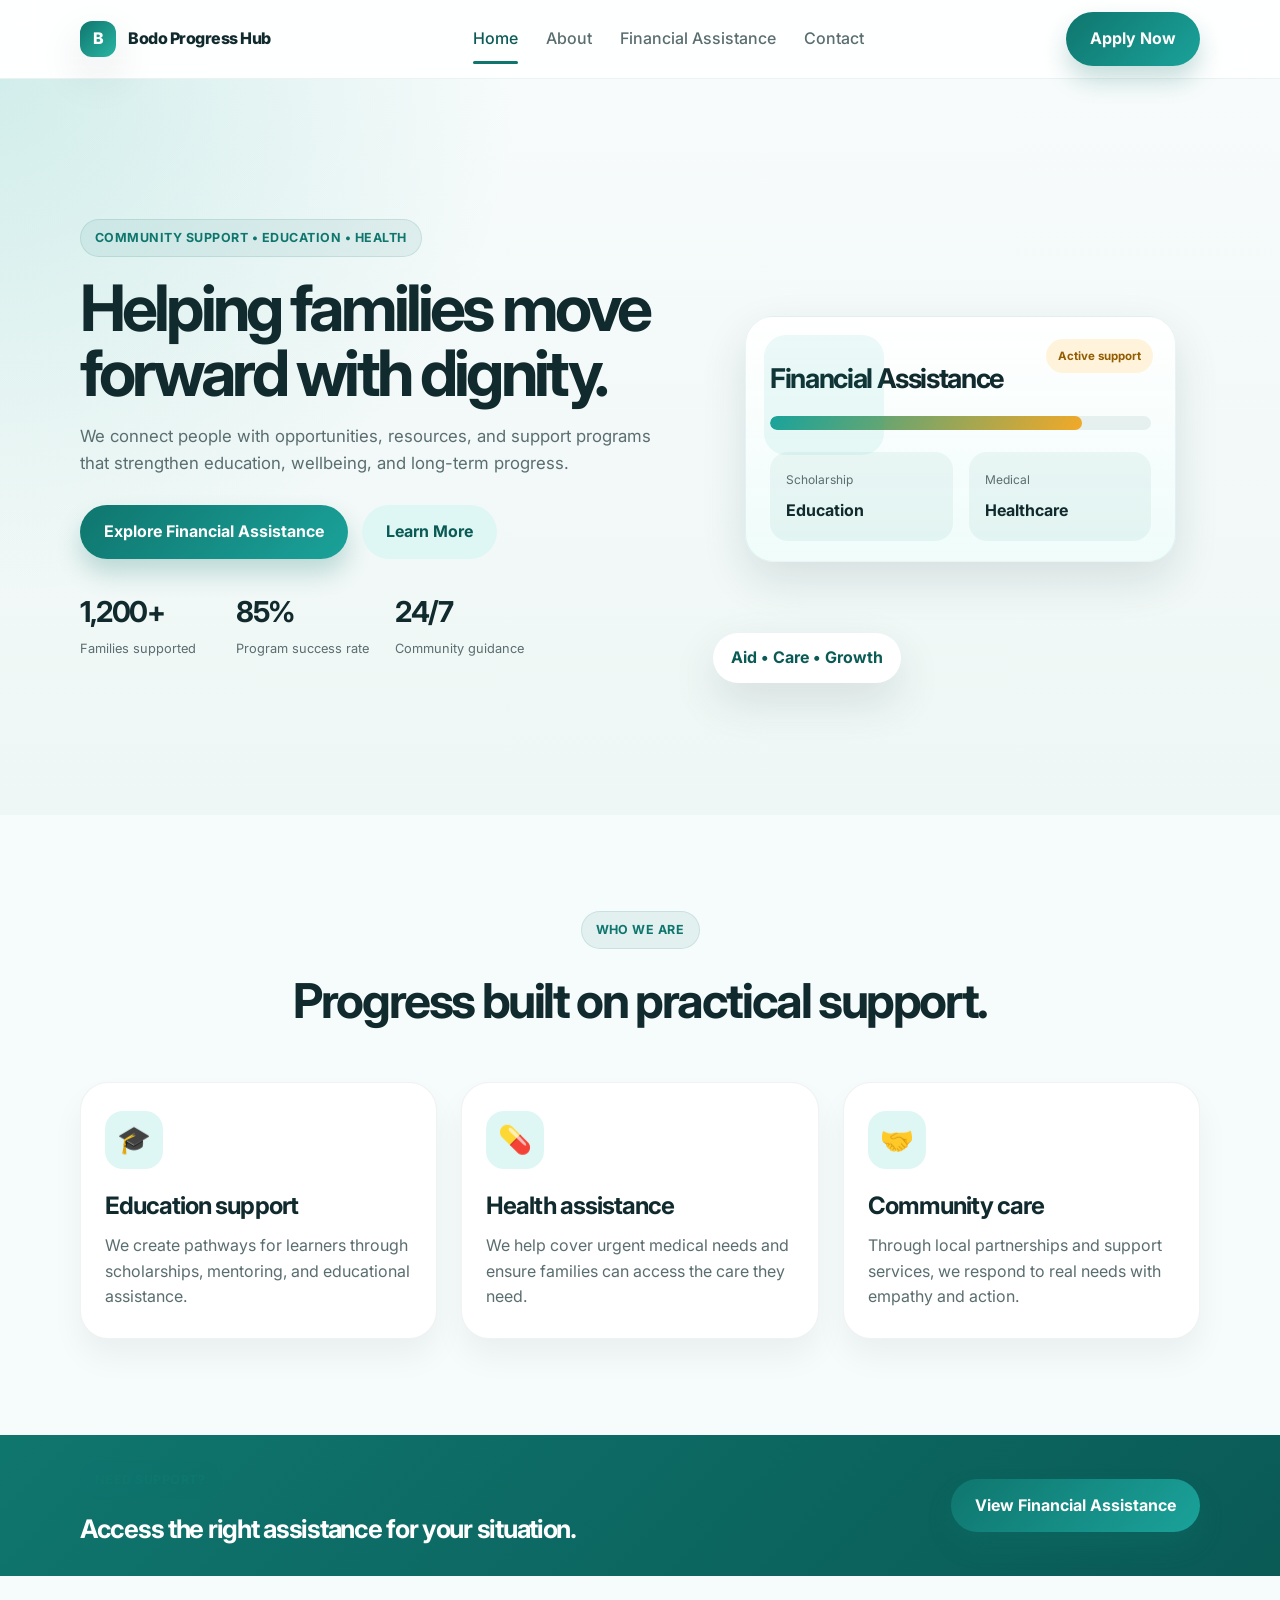
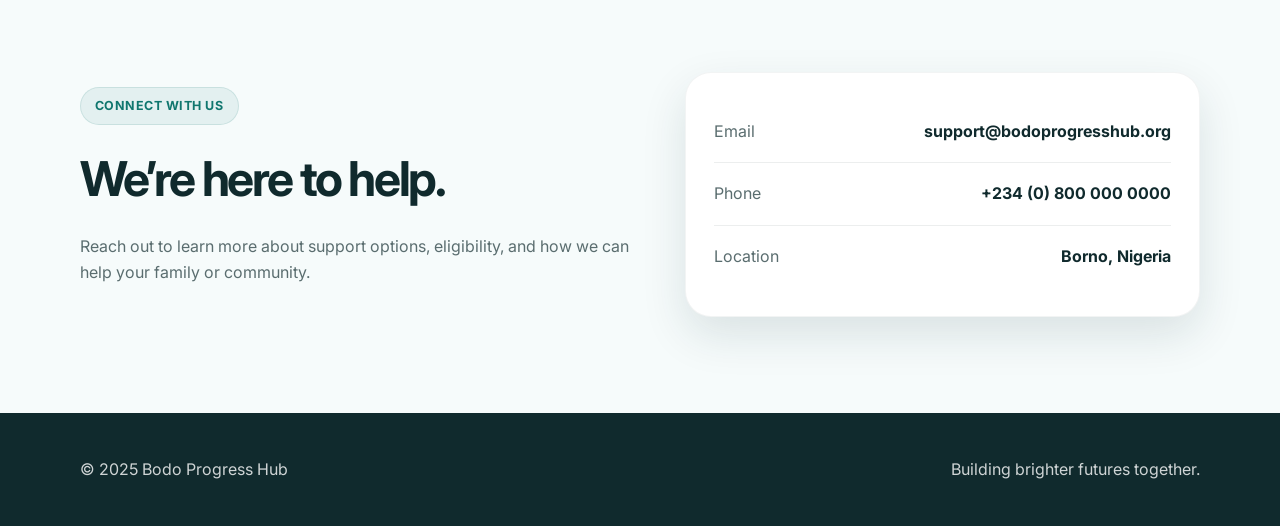
<file: index.html>
<!DOCTYPE html>
<html lang="en">
  <head>
    <meta charset="UTF-8" />
    <meta name="viewport" content="width=device-width, initial-scale=1.0" />
    <title>Bodo Progress Hub</title>
    <meta
      name="description"
      content="Bodo Progress Hub helps communities access support programs, scholarships, and medical assistance."
    />
    <link rel="preconnect" href="https://fonts.googleapis.com" />
    <link rel="preconnect" href="https://fonts.gstatic.com" crossorigin />
    <link
      href="https://fonts.googleapis.com/css2?family=Inter:wght@400;500;600;700;800&display=swap"
      rel="stylesheet"
    />
    <link rel="stylesheet" href="style.css" />
  </head>
  <body>
    <header class="topbar">
      <div class="container nav-wrap">
        <div class="brand">
          <div class="brand-mark">B</div>
          <span>Bodo Progress Hub</span>
        </div>

        <nav class="main-nav" aria-label="Main navigation">
          <a href="index.html" class="active">Home</a>
          <a href="#about">About</a>
          <a href="scholarship.html">Financial Assistance</a>
          <a href="#contact">Contact</a>
        </nav>

        <a class="nav-cta" href="scholarship.html">Apply Now</a>
      </div>
    </header>

    <main>
      <section class="hero section-spacing">
        <div class="container hero-layout">
          <div class="hero-copy">
            <span class="eyebrow">Community support • education • health</span>
            <h1>Helping families move forward with dignity.</h1>
            <p>
              We connect people with opportunities, resources, and support programs
              that strengthen education, wellbeing, and long-term progress.
            </p>
            <div class="hero-actions">
              <a class="btn btn-primary" href="scholarship.html">Explore Financial Assistance</a>
              <a class="btn btn-secondary" href="#about">Learn More</a>
            </div>

            <ul class="mini-stats" aria-label="Key statistics">
              <li><strong>1,200+</strong><span>Families supported</span></li>
              <li><strong>85%</strong><span>Program success rate</span></li>
              <li><strong>24/7</strong><span>Community guidance</span></li>
            </ul>
          </div>

          <div class="hero-visual" aria-label="Support and community illustration">
            <div class="visual-card card-main">
              <div class="card-badge">Active support</div>
              <h3>Financial Assistance</h3>
              <div class="progress-bar"><span></span></div>
              <div class="card-grid">
                <div>
                  <span class="small-label">Scholarship</span>
                  <strong>Education</strong>
                </div>
                <div>
                  <span class="small-label">Medical</span>
                  <strong>Healthcare</strong>
                </div>
              </div>
            </div>
            <div class="floating-badge badge-small">Aid • Care • Growth</div>
          </div>
        </div>
      </section>

      <section id="about" class="about section-spacing">
        <div class="container">
          <div class="section-heading center">
            <span class="eyebrow">Who we are</span>
            <h2>Progress built on practical support.</h2>
          </div>

          <div class="about-grid">
            <article class="about-card">
              <div class="icon-box">🎓</div>
              <h3>Education support</h3>
              <p>
                We create pathways for learners through scholarships, mentoring, and
                educational assistance.
              </p>
            </article>

            <article class="about-card">
              <div class="icon-box">💊</div>
              <h3>Health assistance</h3>
              <p>
                We help cover urgent medical needs and ensure families can access the
                care they need.
              </p>
            </article>

            <article class="about-card">
              <div class="icon-box">🤝</div>
              <h3>Community care</h3>
              <p>
                Through local partnerships and support services, we respond to real
                needs with empathy and action.
              </p>
            </article>
          </div>
        </div>
      </section>

      <section class="highlight-band">
        <div class="container highlight-inner">
          <div>
            <span class="eyebrow">Need support?</span>
            <h3>Access the right assistance for your situation.</h3>
          </div>
          <a href="scholarship.html" class="btn btn-primary">View Financial Assistance</a>
        </div>
      </section>

      <section id="contact" class="contact section-spacing">
        <div class="container contact-wrap">
          <div>
            <span class="eyebrow">Connect with us</span>
            <h2>We’re here to help.</h2>
            <p>
              Reach out to learn more about support options, eligibility, and how we
              can help your family or community.
            </p>
          </div>

          <div class="contact-card">
            <div class="contact-item">
              <span>Email</span>
              <strong>support@bodoprogresshub.org</strong>
            </div>
            <div class="contact-item">
              <span>Phone</span>
              <strong>+234 (0) 800 000 0000</strong>
            </div>
            <div class="contact-item">
              <span>Location</span>
              <strong>Borno, Nigeria</strong>
            </div>
          </div>
        </div>
      </section>
    </main>

    <footer class="site-footer">
      <div class="container footer-inner">
        <p>© 2025 Bodo Progress Hub</p>
        <p>Building brighter futures together.</p>
      </div>
    </footer>
  </body>
</html>
</file>
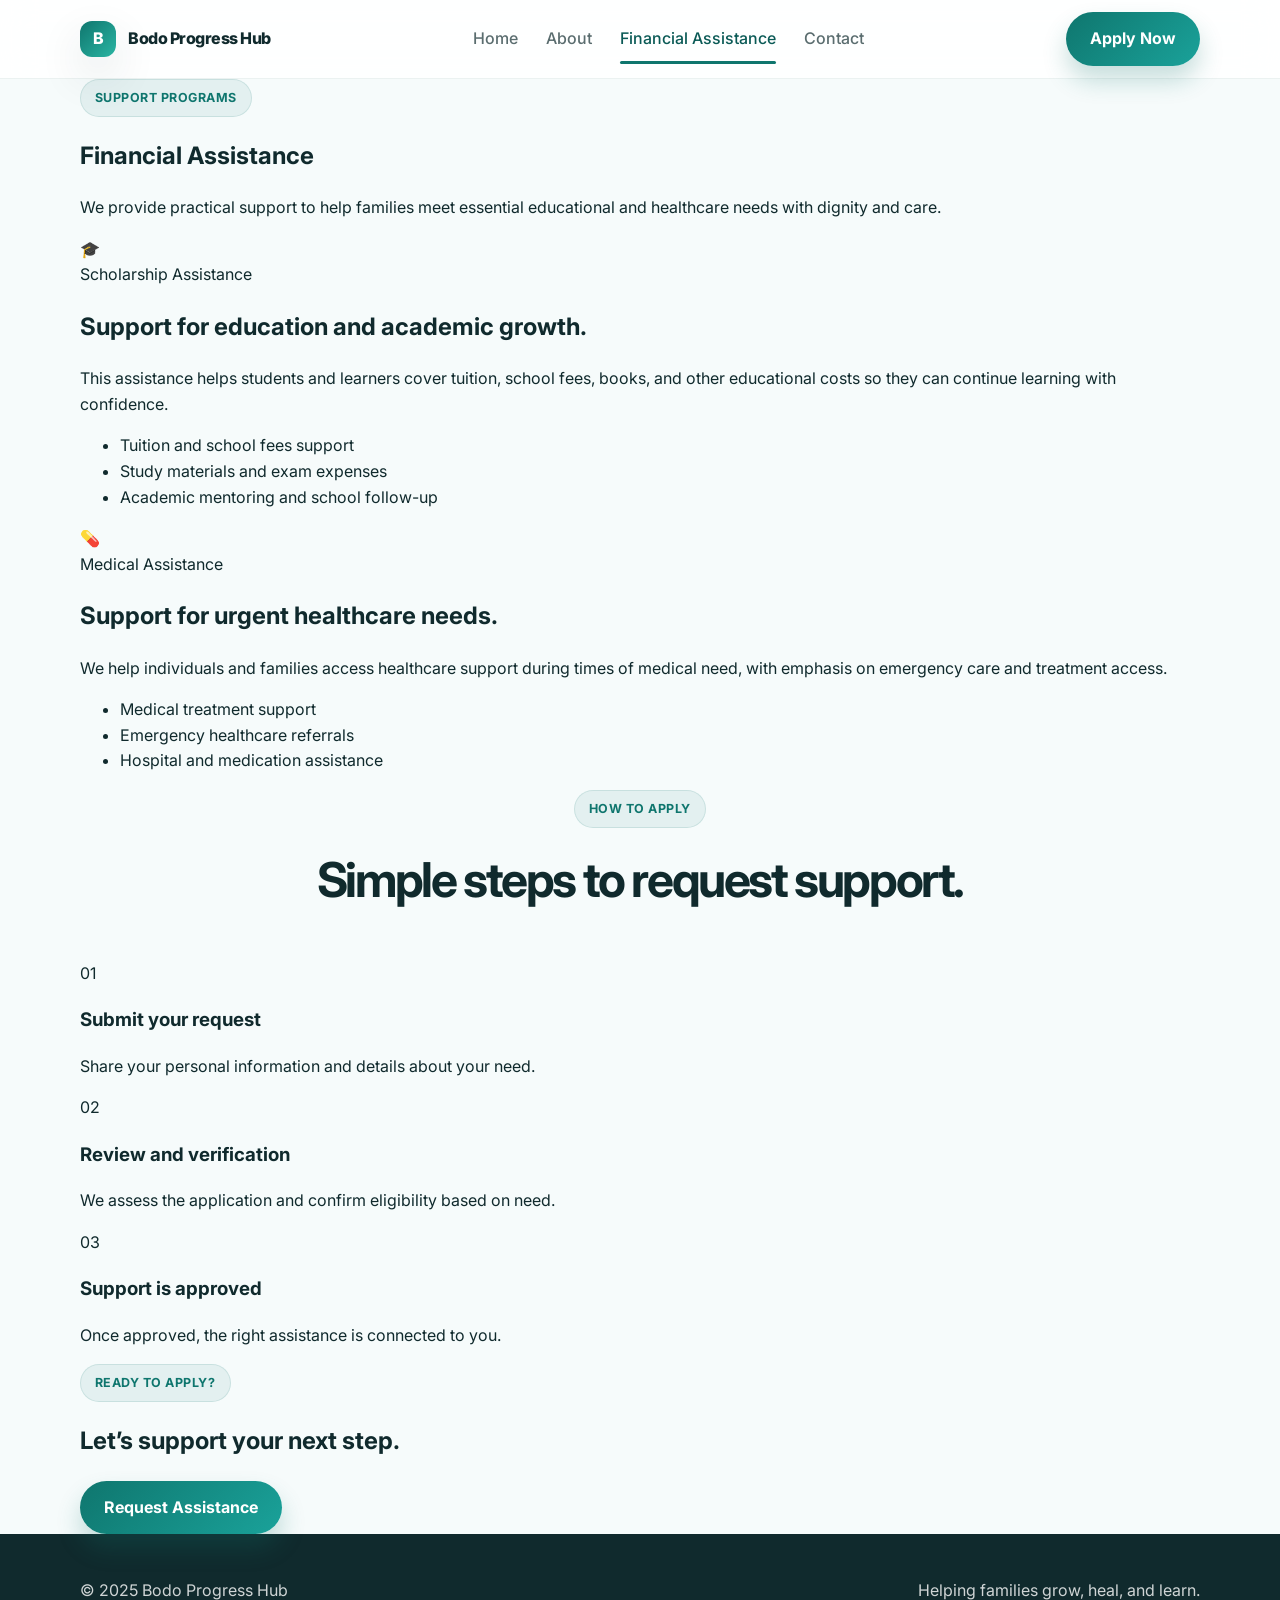
<file: scholarship.html>
<!DOCTYPE html>
<html lang="en">
  <head>
    <meta charset="UTF-8" />
    <meta name="viewport" content="width=device-width, initial-scale=1.0" />
    <title>Financial Assistance | Bodo Progress Hub</title>
    <meta
      name="description"
      content="Financial Assistance programs for scholarships and medical support."
    />
    <link rel="preconnect" href="https://fonts.googleapis.com" />
    <link rel="preconnect" href="https://fonts.gstatic.com" crossorigin />
    <link
      href="https://fonts.googleapis.com/css2?family=Inter:wght@400;500;600;700;800&display=swap"
      rel="stylesheet"
    />
    <link rel="stylesheet" href="style.css" />
  </head>
  <body>
    <header class="topbar">
      <div class="container nav-wrap">
        <div class="brand">
          <div class="brand-mark">B</div>
          <span>Bodo Progress Hub</span>
        </div>

        <nav class="main-nav" aria-label="Main navigation">
          <a href="index.html">Home</a>
          <a href="index.html#about">About</a>
          <a href="scholarship.html" class="active">Financial Assistance</a>
          <a href="index.html#contact">Contact</a>
        </nav>

        <a class="nav-cta" href="#apply">Apply Now</a>
      </div>
    </header>

    <main>
      <section class="page-hero section-spacing-sm">
        <div class="container narrow-page-head">
          <span class="eyebrow">Support programs</span>
          <h1>Financial Assistance</h1>
          <p>
            We provide practical support to help families meet essential educational
            and healthcare needs with dignity and care.
          </p>
        </div>
      </section>

      <section class="assistance-portal section-spacing-sm">
        <div class="container">
          <div class="program-grid">
            <article class="program-card primary">
              <div class="program-icon">🎓</div>
              <span class="program-tag">Scholarship Assistance</span>
              <h2>Support for education and academic growth.</h2>
              <p>
                This assistance helps students and learners cover tuition, school fees,
                books, and other educational costs so they can continue learning with
                confidence.
              </p>
              <ul>
                <li>Tuition and school fees support</li>
                <li>Study materials and exam expenses</li>
                <li>Academic mentoring and school follow-up</li>
              </ul>
            </article>

            <article class="program-card secondary">
              <div class="program-icon">💊</div>
              <span class="program-tag">Medical Assistance</span>
              <h2>Support for urgent healthcare needs.</h2>
              <p>
                We help individuals and families access healthcare support during times
                of medical need, with emphasis on emergency care and treatment access.
              </p>
              <ul>
                <li>Medical treatment support</li>
                <li>Emergency healthcare referrals</li>
                <li>Hospital and medication assistance</li>
              </ul>
            </article>
          </div>
        </div>
      </section>

      <section class="process section-spacing-sm">
        <div class="container">
          <div class="section-heading center">
            <span class="eyebrow">How to apply</span>
            <h2>Simple steps to request support.</h2>
          </div>

          <div class="steps-grid">
            <div class="step-card">
              <span>01</span>
              <h3>Submit your request</h3>
              <p>Share your personal information and details about your need.</p>
            </div>
            <div class="step-card">
              <span>02</span>
              <h3>Review and verification</h3>
              <p>We assess the application and confirm eligibility based on need.</p>
            </div>
            <div class="step-card">
              <span>03</span>
              <h3>Support is approved</h3>
              <p>Once approved, the right assistance is connected to you.</p>
            </div>
          </div>
        </div>
      </section>

      <section id="apply" class="apply-box section-spacing-sm">
        <div class="container apply-inner">
          <div>
            <span class="eyebrow">Ready to apply?</span>
            <h2>Let’s support your next step.</h2>
          </div>
          <a href="mailto:support@bodoprogresshub.org" class="btn btn-primary">Request Assistance</a>
        </div>
      </section>
    </main>

    <footer class="site-footer">
      <div class="container footer-inner">
        <p>© 2025 Bodo Progress Hub</p>
        <p>Helping families grow, heal, and learn.</p>
      </div>
    </footer>
  </body>
</html>
</file>
<file: style.css>
* {
  box-sizing: border-box;
}

:root {
  --primary: #0f766e;
  --primary-dark: #0a5a56;
  --primary-soft: #dff7f4;
  --accent: #f2a928;
  --accent-soft: #fff4db;
  --ink: #102a2d;
  --muted: #5a6d6f;
  --panel: #ffffff;
  --bg-soft: #f5f8f8;
  --shadow: 0 18px 45px rgba(13, 53, 57, 0.12);
  --radius-lg: 28px;
  --radius-md: 18px;
  --radius-sm: 12px;
}

html {
  scroll-behavior: smooth;
}

body {
  margin: 0;
  font-family: "Inter", sans-serif;
  background: #f6fbfb;
  color: var(--ink);
  line-height: 1.6;
}

a {
  text-decoration: none;
  color: inherit;
}

img {
  max-width: 100%;
  display: block;
}

.container {
  width: min(1120px, calc(100% - 32px));
  margin: 0 auto;
}

.section-spacing {
  padding: 96px 0;
}

.topbar {
  position: sticky;
  top: 0;
  z-index: 20;
  background: rgba(255, 255, 255, 0.9);
  backdrop-filter: blur(16px);
  border-bottom: 1px solid rgba(12, 90, 85, 0.08);
}

.nav-wrap {
  display: flex;
  align-items: center;
  justify-content: space-between;
  min-height: 78px;
  gap: 18px;
}

.brand {
  display: inline-flex;
  align-items: center;
  gap: 12px;
  font-weight: 800;
  letter-spacing: -0.03em;
}

.brand-mark {
  width: 36px;
  height: 36px;
  border-radius: 12px;
  background: linear-gradient(135deg, var(--primary), #2ab5a3);
  color: #fff;
  display: grid;
  place-items: center;
  font-weight: 800;
  box-shadow: var(--shadow);
}

.main-nav {
  display: inline-flex;
  align-items: center;
  gap: 28px;
  color: var(--muted);
  font-weight: 500;
}

.main-nav a {
  position: relative;
  transition: color 0.2s ease;
}

.main-nav a:hover,
.main-nav a.active {
  color: var(--primary-dark);
}

.main-nav a.active::after {
  content: "";
  position: absolute;
  left: 0;
  right: 0;
  bottom: -12px;
  height: 3px;
  background: var(--primary);
  border-radius: 99px;
}

.nav-cta,
.btn {
  display: inline-flex;
  justify-content: center;
  align-items: center;
  border-radius: 999px;
  padding: 14px 24px;
  font-weight: 700;
  transition: 0.2s ease;
}

.nav-cta,
.btn-primary {
  background: linear-gradient(135deg, var(--primary), #1aa29a);
  color: white;
  box-shadow: 0 14px 24px rgba(15, 118, 110, 0.24);
}

.nav-cta:hover,
.btn-primary:hover {
  transform: translateY(-1px);
}

.btn-secondary {
  background: var(--primary-soft);
  color: var(--primary-dark);
}

.hero {
  padding-top: 80px;
  background:
    radial-gradient(circle at top left, rgba(40, 176, 163, 0.18), transparent 35%),
    linear-gradient(180deg, #f7fbfb 0%, #eef7f5 100%);
}

.hero-layout {
  display: grid;
  grid-template-columns: 1.1fr 0.9fr;
  align-items: center;
  gap: 56px;
}

.eyebrow {
  display: inline-block;
  color: var(--primary);
  background: rgba(15, 118, 110, 0.08);
  border: 1px solid rgba(15, 118, 110, 0.12);
  border-radius: 999px;
  padding: 8px 14px;
  font-weight: 700;
  font-size: 0.78rem;
  letter-spacing: 0.04em;
  text-transform: uppercase;
}

.hero-copy h1 {
  font-size: clamp(2.6rem, 5vw, 5rem);
  line-height: 1.02;
  letter-spacing: -0.06em;
  margin: 18px 0 18px;
}

.hero-copy p {
  color: var(--muted);
  font-size: 1.05rem;
  max-width: 590px;
}

.hero-actions {
  display: flex;
  flex-wrap: wrap;
  gap: 14px;
  margin-top: 28px;
}

.mini-stats {
  list-style: none;
  margin: 30px 0 0;
  padding: 0;
  display: flex;
  flex-wrap: wrap;
  gap: 26px;
}

.mini-stats li {
  min-width: 130px;
  display: flex;
  flex-direction: column;
  gap: 4px;
}

.mini-stats strong {
  font-size: 1.8rem;
  letter-spacing: -0.05em;
}

.mini-stats span {
  color: var(--muted);
  font-size: 0.8rem;
}

.hero-visual {
  position: relative;
  display: flex;
  align-items: center;
  justify-content: center;
  min-height: 560px;
}

.visual-card {
  position: relative;
  width: min(480px, 90%);
  background: linear-gradient(180deg, rgba(255, 255, 255, 0.94), rgba(239, 252, 250, 0.92));
  border: 1px solid rgba(15, 118, 110, 0.08);
  border-radius: var(--radius-lg);
  box-shadow: var(--shadow);
  padding: 28px 24px 20px;
}

.card-main::before {
  content: "";
  position: absolute;
  inset: 18px auto auto 18px;
  width: 120px;
  height: 120px;
  background: rgba(19, 181, 161, 0.08);
  border-radius: 22px;
}

.card-badge {
  position: absolute;
  right: 22px;
  top: 22px;
  background: var(--accent-soft);
  color: #925c00;
  padding: 8px 12px;
  border-radius: 999px;
  font-size: 0.72rem;
  font-weight: 700;
}

.visual-card h3 {
  margin: 12px 0 16px;
  font-size: clamp(1.7rem, 2vw, 2.6rem);
  letter-spacing: -0.05em;
}

.progress-bar {
  height: 14px;
  background: rgba(12, 90, 85, 0.08);
  border-radius: 99px;
  overflow: hidden;
  margin-bottom: 18px;
}

.progress-bar span {
  display: block;
  width: 82%;
  height: 100%;
  background: linear-gradient(120deg, #1aa29a, #f2a928);
  border-radius: inherit;
}

.card-grid {
  display: grid;
  grid-template-columns: repeat(2, minmax(0, 1fr));
  gap: 16px;
  margin-top: 22px;
}

.card-grid > div {
  background: rgba(15, 118, 110, 0.06);
  border-radius: var(--radius-md);
  padding: 18px 16px;
}

.small-label {
  display: block;
  color: var(--muted);
  font-size: 0.75rem;
  margin-bottom: 8px;
}

.floating-badge {
  position: absolute;
  bottom: 36px;
  left: -8px;
  background: #fff;
  box-shadow: var(--shadow);
  border-radius: 999px;
  padding: 12px 18px;
  font-weight: 700;
  color: var(--primary-dark);
}

.section-heading {
  margin-bottom: 42px;
}

.section-heading.center {
  text-align: center;
}

.section-heading h2 {
  margin: 14px auto 0;
  font-size: clamp(2.1rem, 4vw, 3rem);
  letter-spacing: -0.05em;
  max-width: 700px;
}

.about-grid {
  display: grid;
  grid-template-columns: repeat(3, minmax(0, 1fr));
  gap: 24px;
}

.about-card {
  background: var(--panel);
  border: 1px solid rgba(16, 42, 45, 0.06);
  border-radius: var(--radius-lg);
  padding: 28px 24px;
  box-shadow: 0 18px 32px rgba(16, 42, 45, 0.05);
}

.icon-box {
  width: 58px;
  height: 58px;
  display: grid;
  place-items: center;
  border-radius: 18px;
  background: var(--primary-soft);
  font-size: 1.7rem;
}

.about-card h3 {
  margin: 18px 0 8px;
  font-size: 1.5rem;
  letter-spacing: -0.04em;
}

.about-card p {
  margin: 0;
  color: var(--muted);
}

.highlight-band {
  background: linear-gradient(135deg, #0f766e, #0a5a56);
  color: white;
  padding: 26px 0;
}

.highlight-inner {
  display: flex;
  justify-content: space-between;
  align-items: center;
  gap: 24px;
}

.highlight-inner h3 {
  margin: 10px 0 0;
  font-size: clamp(1.6rem, 2vw, 2.4rem);
  letter-spacing: -0.05em;
}

.contact-wrap {
  display: grid;
  grid-template-columns: 1fr 0.9fr;
  align-items: center;
  gap: 32px;
}

.contact-wrap h2 {
  margin: 16px 0 12px;
  font-size: clamp(2.1rem, 4vw, 3rem);
  letter-spacing: -0.05em;
}

.contact-wrap p {
  color: var(--muted);
  max-width: 560px;
}

.contact-card {
  background: var(--panel);
  border: 1px solid rgba(16, 42, 45, 0.05);
  border-radius: 26px;
  box-shadow: var(--shadow);
  padding: 28px;
}

.contact-item {
  display: flex;
  justify-content: space-between;
  gap: 16px;
  padding: 18px 0;
  border-bottom: 1px solid rgba(16, 42, 45, 0.08);
}

.contact-item:last-child {
  border-bottom: none;
}

.contact-item span {
  color: var(--muted);
}

.site-footer {
  background: #102a2d;
  color: rgba(255, 255, 255, 0.8);
  padding: 28px 0;
}

.footer-inner {
  display: flex;
  justify-content: space-between;
  align-items: center;
  gap: 18px;
  flex-wrap: wrap;
}

@media (max-width: 900px) {
  .hero-layout,
  .contact-wrap,
  .about-grid {
    grid-template-columns: 1fr;
  }

  .main-nav {
    display: none;
  }

  .hero {
    padding-top: 60px;
  }
}

@media (max-width: 620px) {
  .section-spacing {
    padding: 72px 0;
  }

  .hero-copy h1 {
    font-size: 2.5rem;
  }

  .mini-stats {
    gap: 14px 18px;
  }

  .highlight-inner,
  .contact-item,
  .footer-inner {
    flex-direction: column;
    align-items: flex-start;
  }

  .container {
    width: min(100% - 24px, 1120px);
  }
}
</file>
